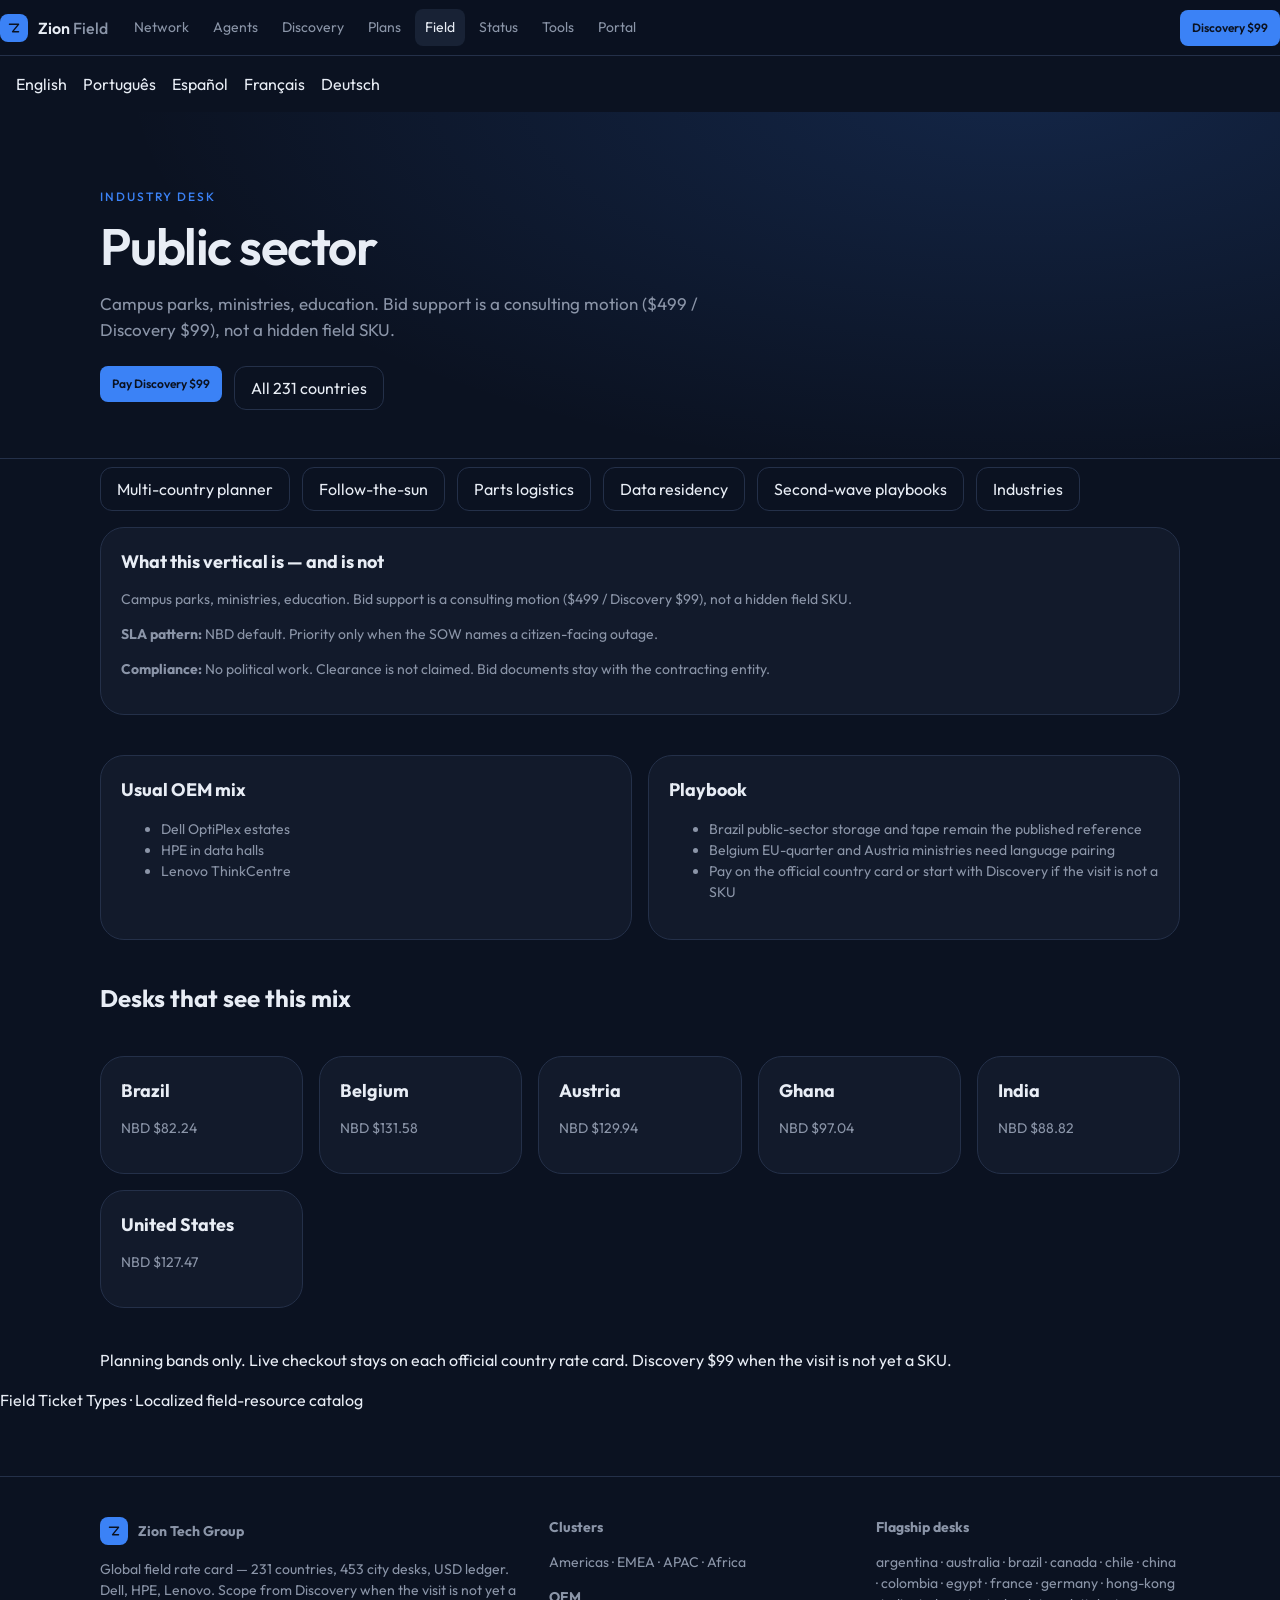
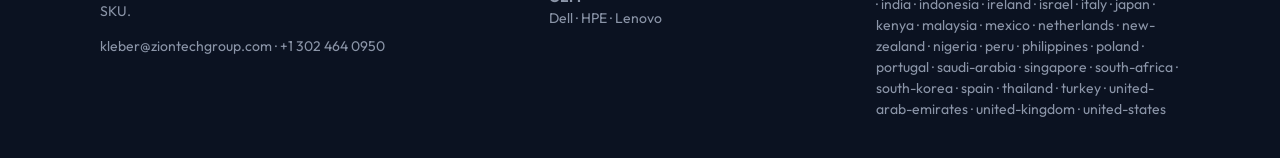
<file: index.html>
<!DOCTYPE html>
<html lang="en">
<head>
  <meta charset="utf-8"/>
  <meta name="viewport" content="width=device-width, initial-scale=1"/>
  <title>Public sector field playbook | Zion</title>
  <meta name="description" content="Campus parks, ministries, education. Bid support is a consulting motion ($499 / Discovery $99), not a hidden field SKU."/>
  <meta name="theme-color" content="#0b1221"/>
  <link rel="icon" href="./favicon.svg"/>
  <link rel="stylesheet" href="https://fonts.googleapis.com/css2?family=IBM+Plex+Mono:wght@400;500&family=Outfit:wght@400;500;600&display=swap"/>
  <link rel="stylesheet" href="./assets/zion.css"/>
  <link rel="canonical" href="https://ziontechgroup.com/zion-field-public-sector/"/>
</head>
<body>
<header class="top">
  <a class="brand" href="https://ziontechgroup.com/zion-field/"><span class="z" aria-hidden="true"><svg viewBox="0 0 32 32" fill="none"><path d="M8 9.5h16l-10.5 13H24" stroke="#0b1221" stroke-width="2.6" stroke-linejoin="round" stroke-linecap="round"/></svg></span><span>Zion <span style="color:var(--muted);font-weight:500">Field</span></span></a>
  <nav class="nav"><a class="" href="https://ziontechgroup.com/zion-network/">Network</a><a class="" href="https://ziontechgroup.com/zion-agents/">Agents</a><a class="" href="https://ziontechgroup.com/zion-discovery/">Discovery</a><a class="" href="https://ziontechgroup.com/zion-plans/">Plans</a><a class="active" href="https://ziontechgroup.com/zion-field/">Field</a><a class="" href="https://ziontechgroup.com/zion-status/">Status</a><a class="" href="https://ziontechgroup.com/zion-tools/">Tools</a><a class="" href="https://ziontechgroup.com/zion-portal/">Portal</a></nav>
  <span class="spacer"></span>
  <a class="cta" href="https://buy.stripe.com/8x214o8NW35l5Xp3hm4ZG0b" target="_blank" rel="noreferrer">Discovery $99</a>
</header>
<main>
  <section class="hero"><div class="wrap">
    <p class="kicker">Industry desk</p>
    <h1>Public sector</h1>
    <p class="lead">Campus parks, ministries, education. Bid support is a consulting motion ($499 / Discovery $99), not a hidden field SKU.</p>
    <div class="row">
      <a class="cta" href="https://buy.stripe.com/8x214o8NW35l5Xp3hm4ZG0b" target="_blank" rel="noreferrer">Pay Discovery $99</a>
      <a class="ghost" href="https://ziontechgroup.com/zion-field/">All 231 countries</a>
    </div>
  </div></section>
  <div class="wrap">
    
    <p class="row" style="margin-top:8px">
      <a class="ghost" href="https://ziontechgroup.com/zion-field-planner/">Multi-country planner</a>
      <a class="ghost" href="https://ziontechgroup.com/zion-field-coverage/">Follow-the-sun</a>
      <a class="ghost" href="https://ziontechgroup.com/zion-field-parts/">Parts logistics</a>
      <a class="ghost" href="https://ziontechgroup.com/zion-field-residency/">Data residency</a>
      <a class="ghost" href="https://ziontechgroup.com/zion-field-playbooks/">Second-wave playbooks</a>
      <a class="ghost" href="https://ziontechgroup.com/zion-field-banking/">Industries</a>
    </p>
    
    <article class="card">
      <h3>What this vertical is — and is not</h3>
      <p>Campus parks, ministries, education. Bid support is a consulting motion ($499 / Discovery $99), not a hidden field SKU.</p>
      <p><strong>SLA pattern:</strong> NBD default. Priority only when the SOW names a citizen-facing outage.</p>
      <p><strong>Compliance:</strong> No political work. Clearance is not claimed. Bid documents stay with the contracting entity.</p>
    </article>
    <section class="grid g-2">
      <article class="card"><h3>Usual OEM mix</h3><ul><li>Dell OptiPlex estates</li><li>HPE in data halls</li><li>Lenovo ThinkCentre</li></ul></article>
      <article class="card"><h3>Playbook</h3><ul><li>Brazil public-sector storage and tape remain the published reference</li><li>Belgium EU-quarter and Austria ministries need language pairing</li><li>Pay on the official country card or start with Discovery if the visit is not a SKU</li></ul></article>
    </section>
    <h2>Desks that see this mix</h2>
    <section class="grid g-4"><a class="card" href="https://ziontechgroup.com/zion-field-brazil/"><h3>Brazil</h3><p>NBD $82.24</p></a><a class="card" href="https://ziontechgroup.com/zion-field-belgium/"><h3>Belgium</h3><p>NBD $131.58</p></a><a class="card" href="https://ziontechgroup.com/zion-field-austria/"><h3>Austria</h3><p>NBD $129.94</p></a><a class="card" href="https://ziontechgroup.com/zion-field-ghana/"><h3>Ghana</h3><p>NBD $97.04</p></a><a class="card" href="https://ziontechgroup.com/zion-field-india/"><h3>India</h3><p>NBD $88.82</p></a><a class="card" href="https://ziontechgroup.com/zion-field-united-states/"><h3>United States</h3><p>NBD $127.47</p></a></section>
    <p>Planning bands only. Live checkout stays on each official country rate card. Discovery $99 when the visit is not yet a SKU.</p>
    </div>
</main>
<footer><div class="wrap footgrid">
  <div>
    <div class="brand"><span class="z" aria-hidden="true"><svg viewBox="0 0 32 32" fill="none"><path d="M8 9.5h16l-10.5 13H24" stroke="#0b1221" stroke-width="2.6" stroke-linejoin="round" stroke-linecap="round"/></svg></span><strong>Zion Tech Group</strong></div>
    <p>Global field rate card — 231 countries, 453 city desks, USD ledger. Dell, HPE, Lenovo. Scope from Discovery when the visit is not yet a SKU.</p>
    <p><a href="mailto:kleber@ziontechgroup.com">kleber@ziontechgroup.com</a> · +1 302 464 0950</p>
  </div>
  <div><strong>Clusters</strong><p><a href="https://ziontechgroup.com/zion-field-americas/">Americas</a> · <a href="https://ziontechgroup.com/zion-field-emea/">EMEA</a> · <a href="https://ziontechgroup.com/zion-field-apac/">APAC</a> · <a href="https://ziontechgroup.com/zion-field-africa/">Africa</a></p><p><strong>OEM</strong><br><a href="https://ziontechgroup.com/zion-field-dell/">Dell</a> · <a href="https://ziontechgroup.com/zion-field-hpe/">HPE</a> · <a href="https://ziontechgroup.com/zion-field-lenovo/">Lenovo</a></p></div>
  <div><strong>Flagship desks</strong><p><a href="https://ziontechgroup.com/zion-field-argentina/">argentina</a> · <a href="https://ziontechgroup.com/zion-field-australia/">australia</a> · <a href="https://ziontechgroup.com/zion-field-brazil/">brazil</a> · <a href="https://ziontechgroup.com/zion-field-canada/">canada</a> · <a href="https://ziontechgroup.com/zion-field-chile/">chile</a> · <a href="https://ziontechgroup.com/zion-field-china/">china</a> · <a href="https://ziontechgroup.com/zion-field-colombia/">colombia</a> · <a href="https://ziontechgroup.com/zion-field-egypt/">egypt</a> · <a href="https://ziontechgroup.com/zion-field-france/">france</a> · <a href="https://ziontechgroup.com/zion-field-germany/">germany</a> · <a href="https://ziontechgroup.com/zion-field-hong-kong/">hong-kong</a> · <a href="https://ziontechgroup.com/zion-field-india/">india</a> · <a href="https://ziontechgroup.com/zion-field-indonesia/">indonesia</a> · <a href="https://ziontechgroup.com/zion-field-ireland/">ireland</a> · <a href="https://ziontechgroup.com/zion-field-israel/">israel</a> · <a href="https://ziontechgroup.com/zion-field-italy/">italy</a> · <a href="https://ziontechgroup.com/zion-field-japan/">japan</a> · <a href="https://ziontechgroup.com/zion-field-kenya/">kenya</a> · <a href="https://ziontechgroup.com/zion-field-malaysia/">malaysia</a> · <a href="https://ziontechgroup.com/zion-field-mexico/">mexico</a> · <a href="https://ziontechgroup.com/zion-field-netherlands/">netherlands</a> · <a href="https://ziontechgroup.com/zion-field-new-zealand/">new-zealand</a> · <a href="https://ziontechgroup.com/zion-field-nigeria/">nigeria</a> · <a href="https://ziontechgroup.com/zion-field-peru/">peru</a> · <a href="https://ziontechgroup.com/zion-field-philippines/">philippines</a> · <a href="https://ziontechgroup.com/zion-field-poland/">poland</a> · <a href="https://ziontechgroup.com/zion-field-portugal/">portugal</a> · <a href="https://ziontechgroup.com/zion-field-saudi-arabia/">saudi-arabia</a> · <a href="https://ziontechgroup.com/zion-field-singapore/">singapore</a> · <a href="https://ziontechgroup.com/zion-field-south-africa/">south-africa</a> · <a href="https://ziontechgroup.com/zion-field-south-korea/">south-korea</a> · <a href="https://ziontechgroup.com/zion-field-spain/">spain</a> · <a href="https://ziontechgroup.com/zion-field-thailand/">thailand</a> · <a href="https://ziontechgroup.com/zion-field-turkey/">turkey</a> · <a href="https://ziontechgroup.com/zion-field-united-arab-emirates/">united-arab-emirates</a> · <a href="https://ziontechgroup.com/zion-field-united-kingdom/">united-kingdom</a> · <a href="https://ziontechgroup.com/zion-field-united-states/">united-states</a></p></div>
</div></footer>
<script src="./assets/zion.js"></script>
</body>
</html>
</file>
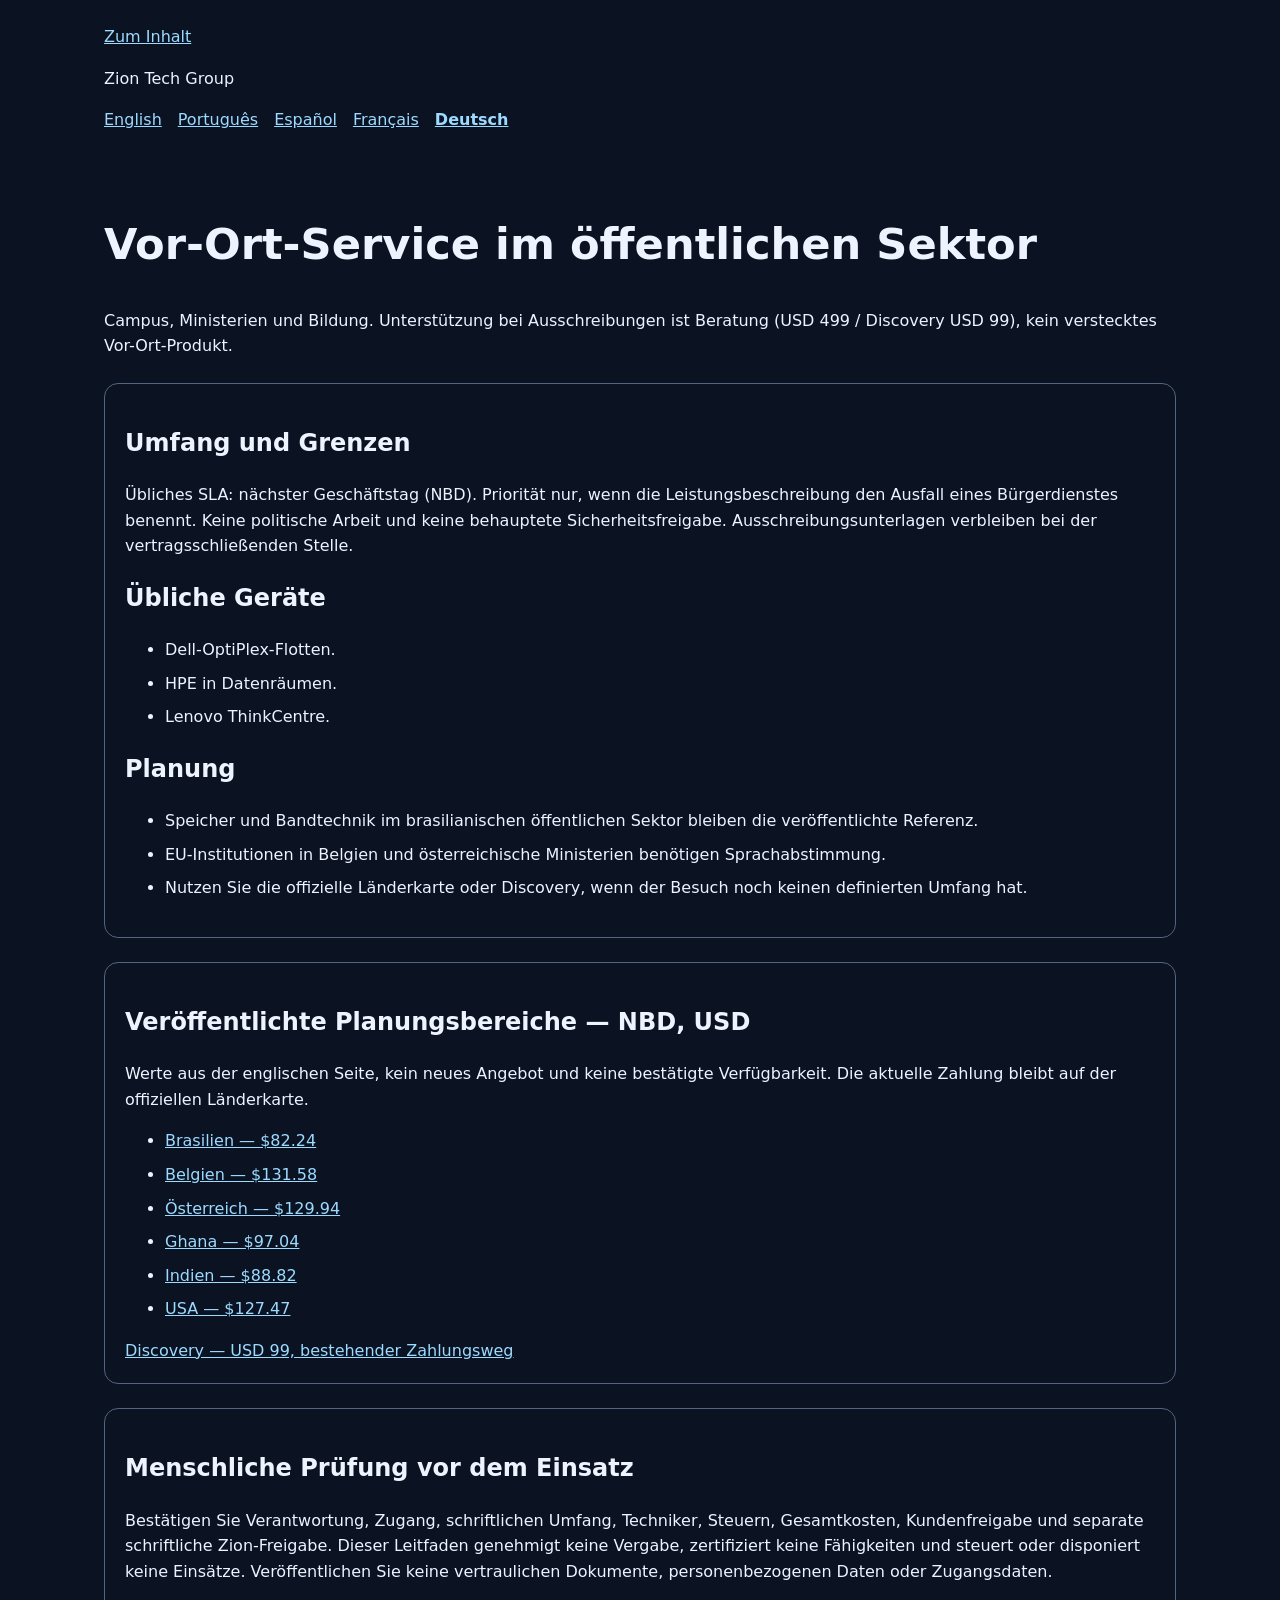
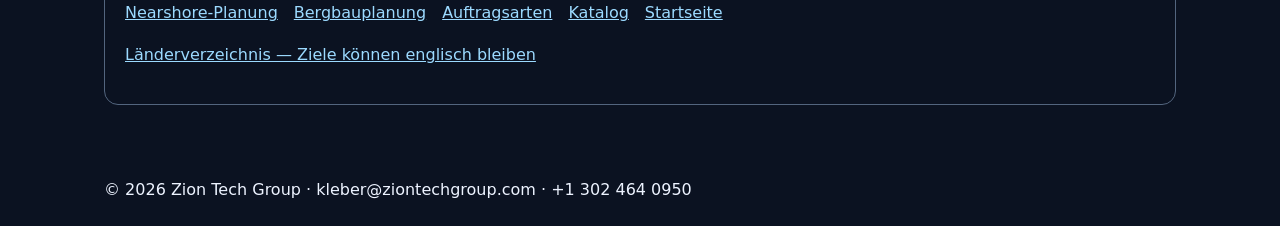
<file: de/index.html>
<!doctype html><html lang="de"><head><meta charset="utf-8"><meta name="viewport" content="width=device-width,initial-scale=1"><title>Vor-Ort-Service im öffentlichen Sektor | Zion</title><link rel="stylesheet" href="../assets/network.css"><link rel="canonical" href="https://ziontechgroup.com/zion-field-public-sector/de/"><link rel="alternate" hreflang="en" href="https://ziontechgroup.com/zion-field-public-sector/"><link rel="alternate" hreflang="pt-BR" href="https://ziontechgroup.com/zion-field-public-sector/pt/"><link rel="alternate" hreflang="es" href="https://ziontechgroup.com/zion-field-public-sector/es/"><link rel="alternate" hreflang="fr" href="https://ziontechgroup.com/zion-field-public-sector/fr/"><link rel="alternate" hreflang="de" href="https://ziontechgroup.com/zion-field-public-sector/de/"><link rel="alternate" hreflang="x-default" href="https://ziontechgroup.com/zion-field-public-sector/"></head><body><header><a href="#main">Zum Inhalt</a><p>Zion Tech Group</p><nav aria-label="Sprachen"><a href="../">English</a><a href="../pt/">Português</a><a href="../es/">Español</a><a href="../fr/">Français</a><a href="../de/" aria-current="page">Deutsch</a></nav></header><main id="main" tabindex="-1" data-field-three="field-three-locales-2026-10-14-v1"><h1>Vor-Ort-Service im öffentlichen Sektor</h1><p>Campus, Ministerien und Bildung. Unterstützung bei Ausschreibungen ist Beratung (USD 499 / Discovery USD 99), kein verstecktes Vor-Ort-Produkt.</p><section><h2>Umfang und Grenzen</h2><p>Übliches SLA: nächster Geschäftstag (NBD). Priorität nur, wenn die Leistungsbeschreibung den Ausfall eines Bürgerdienstes benennt. Keine politische Arbeit und keine behauptete Sicherheitsfreigabe. Ausschreibungsunterlagen verbleiben bei der vertragsschließenden Stelle.</p><h2>Übliche Geräte</h2><ul><li>Dell-OptiPlex-Flotten.</li><li>HPE in Datenräumen.</li><li>Lenovo ThinkCentre.</li></ul><h2>Planung</h2><ul><li>Speicher und Bandtechnik im brasilianischen öffentlichen Sektor bleiben die veröffentlichte Referenz.</li><li>EU-Institutionen in Belgien und österreichische Ministerien benötigen Sprachabstimmung.</li><li>Nutzen Sie die offizielle Länderkarte oder Discovery, wenn der Besuch noch keinen definierten Umfang hat.</li></ul></section><section><h2>Veröffentlichte Planungsbereiche — NBD, USD</h2><p>Werte aus der englischen Seite, kein neues Angebot und keine bestätigte Verfügbarkeit. Die aktuelle Zahlung bleibt auf der offiziellen Länderkarte.</p><ul><li><a href="https://ziontechgroup.com/zion-field-brazil/">Brasilien — $82.24</a></li><li><a href="https://ziontechgroup.com/zion-field-belgium/">Belgien — $131.58</a></li><li><a href="https://ziontechgroup.com/zion-field-austria/">Österreich — $129.94</a></li><li><a href="https://ziontechgroup.com/zion-field-ghana/">Ghana — $97.04</a></li><li><a href="https://ziontechgroup.com/zion-field-india/">Indien — $88.82</a></li><li><a href="https://ziontechgroup.com/zion-field-united-states/">USA — $127.47</a></li></ul><a href="https://buy.stripe.com/8x214o8NW35l5Xp3hm4ZG0b">Discovery — USD 99, bestehender Zahlungsweg</a></section><section><h2>Menschliche Prüfung vor dem Einsatz</h2><p>Bestätigen Sie Verantwortung, Zugang, schriftlichen Umfang, Techniker, Steuern, Gesamtkosten, Kundenfreigabe und separate schriftliche Zion-Freigabe. Dieser Leitfaden genehmigt keine Vergabe, zertifiziert keine Fähigkeiten und steuert oder disponiert keine Einsätze. Veröffentlichen Sie keine vertraulichen Dokumente, personenbezogenen Daten oder Zugangsdaten.</p><nav aria-label="Verwandte Ressourcen"><a href="https://ziontechgroup.com/zion-field-nearshore/de/">Nearshore-Planung</a><a href="https://ziontechgroup.com/zion-field-mining/de/">Bergbauplanung</a><a href="https://ziontechgroup.com/de/apps/field-ticket-types.html">Auftragsarten</a><a href="https://ziontechgroup.com/zion-app-network/CATALOG-FIELD-LOCALIZED.html#de">Katalog</a><a href="https://ziontechgroup.com/de/">Startseite</a></nav><p><a href="https://ziontechgroup.com/zion-field/">Länderverzeichnis — Ziele können englisch bleiben</a></p></section></main><footer>© 2026 Zion Tech Group · kleber@ziontechgroup.com · +1 302 464 0950</footer></body></html>
</file>
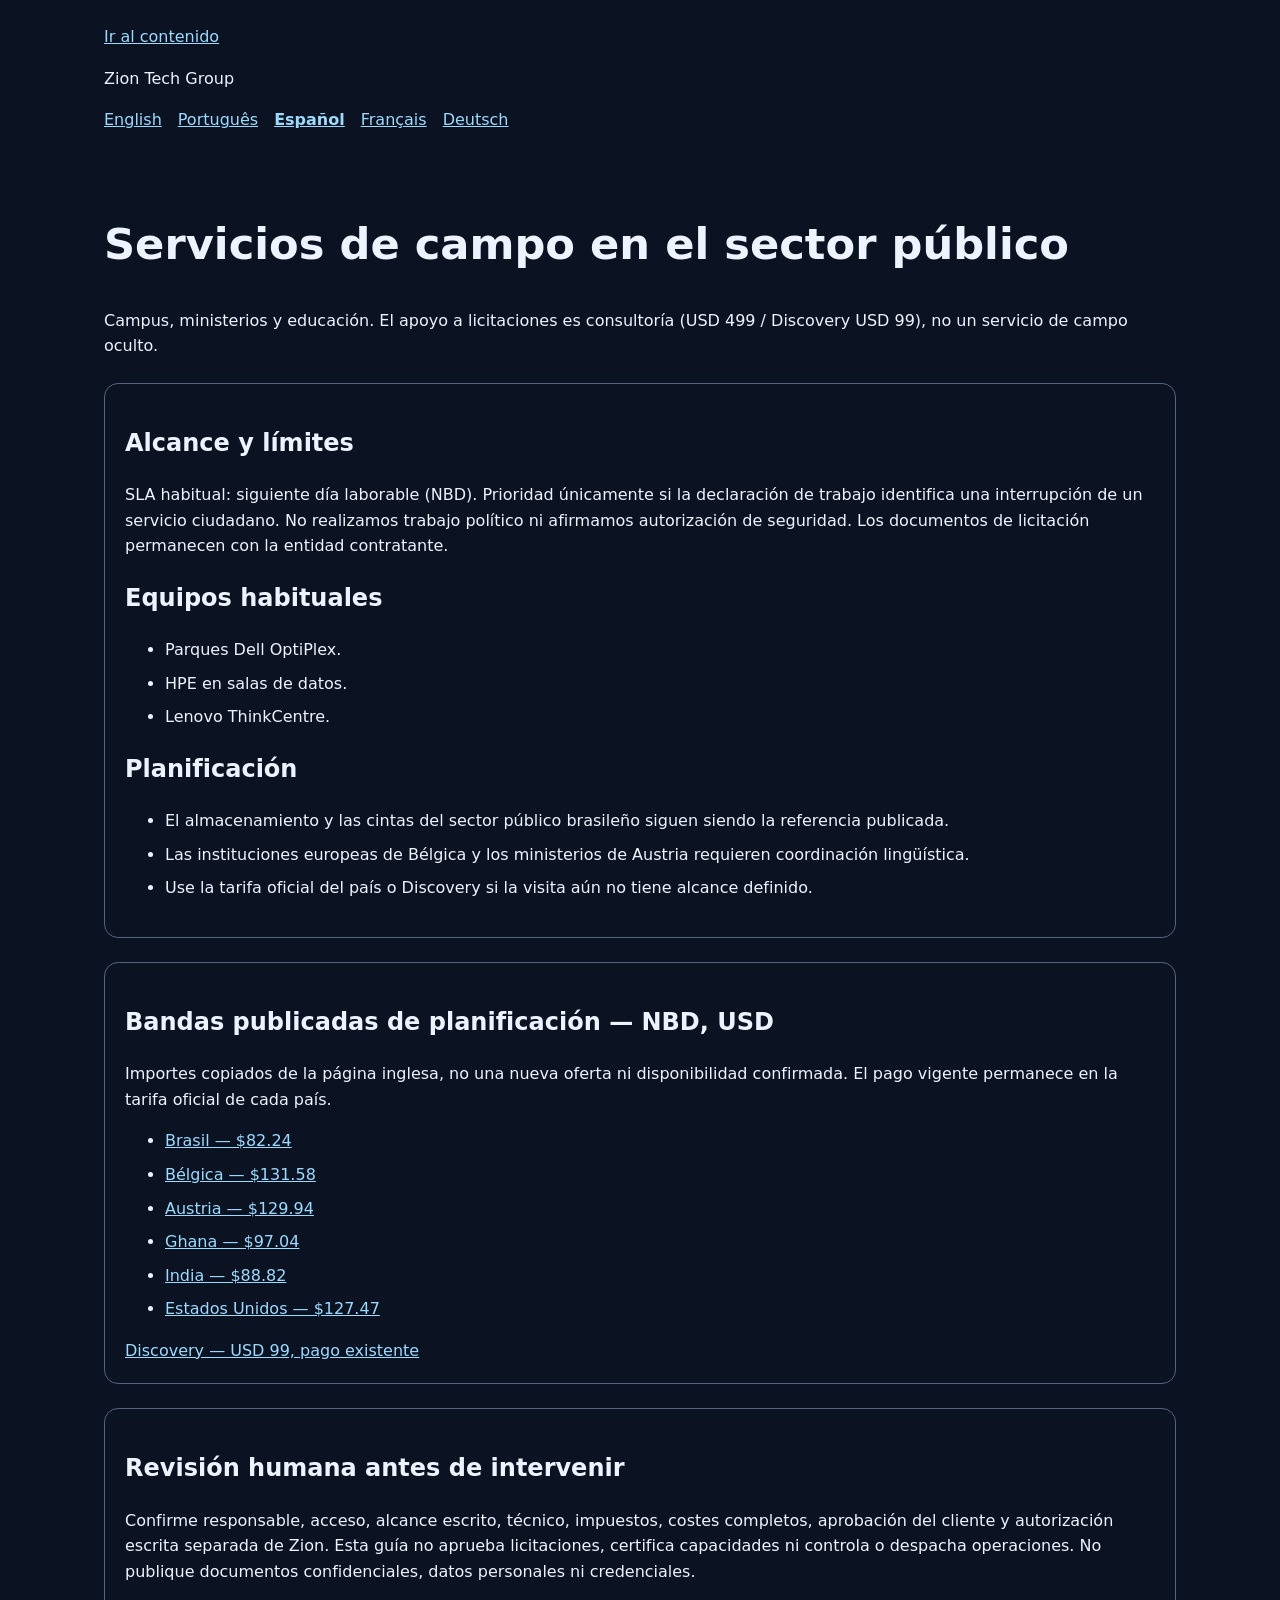
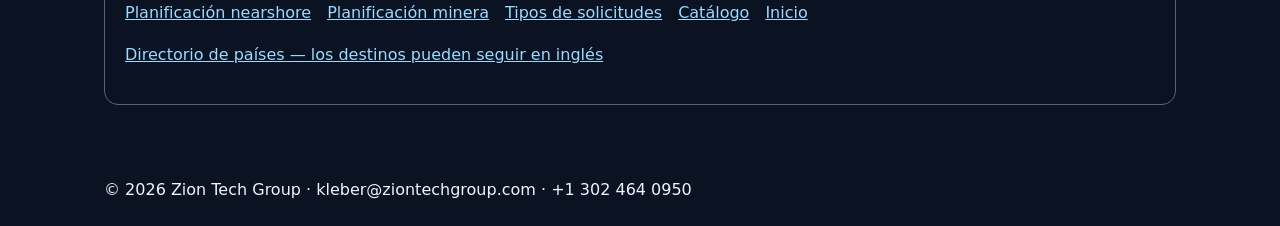
<file: es/index.html>
<!doctype html><html lang="es"><head><meta charset="utf-8"><meta name="viewport" content="width=device-width,initial-scale=1"><title>Servicios de campo en el sector público | Zion</title><link rel="stylesheet" href="../assets/network.css"><link rel="canonical" href="https://ziontechgroup.com/zion-field-public-sector/es/"><link rel="alternate" hreflang="en" href="https://ziontechgroup.com/zion-field-public-sector/"><link rel="alternate" hreflang="pt-BR" href="https://ziontechgroup.com/zion-field-public-sector/pt/"><link rel="alternate" hreflang="es" href="https://ziontechgroup.com/zion-field-public-sector/es/"><link rel="alternate" hreflang="fr" href="https://ziontechgroup.com/zion-field-public-sector/fr/"><link rel="alternate" hreflang="de" href="https://ziontechgroup.com/zion-field-public-sector/de/"><link rel="alternate" hreflang="x-default" href="https://ziontechgroup.com/zion-field-public-sector/"></head><body><header><a href="#main">Ir al contenido</a><p>Zion Tech Group</p><nav aria-label="Idiomas"><a href="../">English</a><a href="../pt/">Português</a><a href="../es/" aria-current="page">Español</a><a href="../fr/">Français</a><a href="../de/">Deutsch</a></nav></header><main id="main" tabindex="-1" data-field-three="field-three-locales-2026-10-14-v1"><h1>Servicios de campo en el sector público</h1><p>Campus, ministerios y educación. El apoyo a licitaciones es consultoría (USD 499 / Discovery USD 99), no un servicio de campo oculto.</p><section><h2>Alcance y límites</h2><p>SLA habitual: siguiente día laborable (NBD). Prioridad únicamente si la declaración de trabajo identifica una interrupción de un servicio ciudadano. No realizamos trabajo político ni afirmamos autorización de seguridad. Los documentos de licitación permanecen con la entidad contratante.</p><h2>Equipos habituales</h2><ul><li>Parques Dell OptiPlex.</li><li>HPE en salas de datos.</li><li>Lenovo ThinkCentre.</li></ul><h2>Planificación</h2><ul><li>El almacenamiento y las cintas del sector público brasileño siguen siendo la referencia publicada.</li><li>Las instituciones europeas de Bélgica y los ministerios de Austria requieren coordinación lingüística.</li><li>Use la tarifa oficial del país o Discovery si la visita aún no tiene alcance definido.</li></ul></section><section><h2>Bandas publicadas de planificación — NBD, USD</h2><p>Importes copiados de la página inglesa, no una nueva oferta ni disponibilidad confirmada. El pago vigente permanece en la tarifa oficial de cada país.</p><ul><li><a href="https://ziontechgroup.com/zion-field-brazil/">Brasil — $82.24</a></li><li><a href="https://ziontechgroup.com/zion-field-belgium/">Bélgica — $131.58</a></li><li><a href="https://ziontechgroup.com/zion-field-austria/">Austria — $129.94</a></li><li><a href="https://ziontechgroup.com/zion-field-ghana/">Ghana — $97.04</a></li><li><a href="https://ziontechgroup.com/zion-field-india/">India — $88.82</a></li><li><a href="https://ziontechgroup.com/zion-field-united-states/">Estados Unidos — $127.47</a></li></ul><a href="https://buy.stripe.com/8x214o8NW35l5Xp3hm4ZG0b">Discovery — USD 99, pago existente</a></section><section><h2>Revisión humana antes de intervenir</h2><p>Confirme responsable, acceso, alcance escrito, técnico, impuestos, costes completos, aprobación del cliente y autorización escrita separada de Zion. Esta guía no aprueba licitaciones, certifica capacidades ni controla o despacha operaciones. No publique documentos confidenciales, datos personales ni credenciales.</p><nav aria-label="Recursos relacionados"><a href="https://ziontechgroup.com/zion-field-nearshore/es/">Planificación nearshore</a><a href="https://ziontechgroup.com/zion-field-mining/es/">Planificación minera</a><a href="https://ziontechgroup.com/es/apps/field-ticket-types.html">Tipos de solicitudes</a><a href="https://ziontechgroup.com/zion-app-network/CATALOG-FIELD-LOCALIZED.html#es">Catálogo</a><a href="https://ziontechgroup.com/es/">Inicio</a></nav><p><a href="https://ziontechgroup.com/zion-field/">Directorio de países — los destinos pueden seguir en inglés</a></p></section></main><footer>© 2026 Zion Tech Group · kleber@ziontechgroup.com · +1 302 464 0950</footer></body></html>
</file>
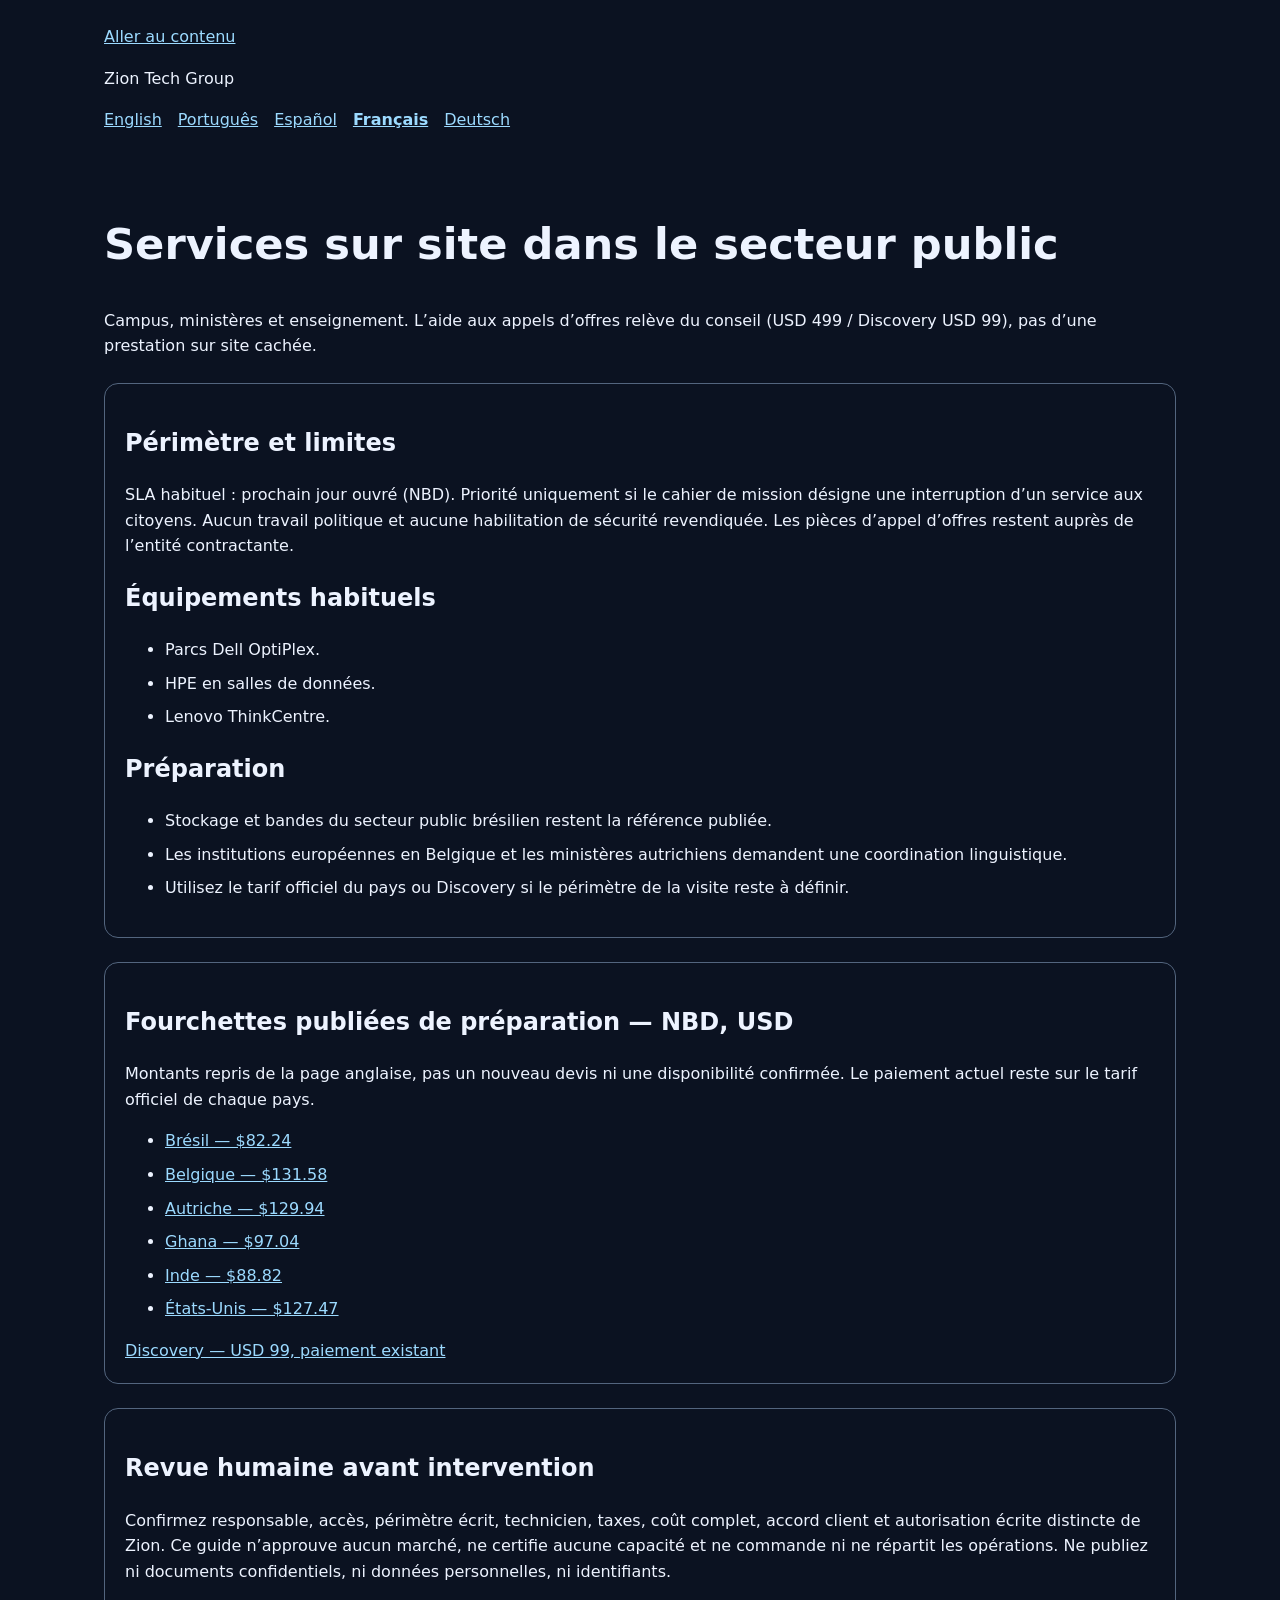
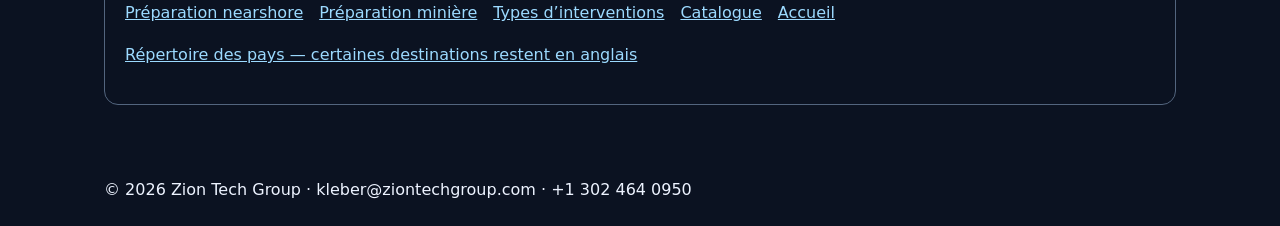
<file: fr/index.html>
<!doctype html><html lang="fr"><head><meta charset="utf-8"><meta name="viewport" content="width=device-width,initial-scale=1"><title>Services sur site dans le secteur public | Zion</title><link rel="stylesheet" href="../assets/network.css"><link rel="canonical" href="https://ziontechgroup.com/zion-field-public-sector/fr/"><link rel="alternate" hreflang="en" href="https://ziontechgroup.com/zion-field-public-sector/"><link rel="alternate" hreflang="pt-BR" href="https://ziontechgroup.com/zion-field-public-sector/pt/"><link rel="alternate" hreflang="es" href="https://ziontechgroup.com/zion-field-public-sector/es/"><link rel="alternate" hreflang="fr" href="https://ziontechgroup.com/zion-field-public-sector/fr/"><link rel="alternate" hreflang="de" href="https://ziontechgroup.com/zion-field-public-sector/de/"><link rel="alternate" hreflang="x-default" href="https://ziontechgroup.com/zion-field-public-sector/"></head><body><header><a href="#main">Aller au contenu</a><p>Zion Tech Group</p><nav aria-label="Langues"><a href="../">English</a><a href="../pt/">Português</a><a href="../es/">Español</a><a href="../fr/" aria-current="page">Français</a><a href="../de/">Deutsch</a></nav></header><main id="main" tabindex="-1" data-field-three="field-three-locales-2026-10-14-v1"><h1>Services sur site dans le secteur public</h1><p>Campus, ministères et enseignement. L’aide aux appels d’offres relève du conseil (USD 499 / Discovery USD 99), pas d’une prestation sur site cachée.</p><section><h2>Périmètre et limites</h2><p>SLA habituel : prochain jour ouvré (NBD). Priorité uniquement si le cahier de mission désigne une interruption d’un service aux citoyens. Aucun travail politique et aucune habilitation de sécurité revendiquée. Les pièces d’appel d’offres restent auprès de l’entité contractante.</p><h2>Équipements habituels</h2><ul><li>Parcs Dell OptiPlex.</li><li>HPE en salles de données.</li><li>Lenovo ThinkCentre.</li></ul><h2>Préparation</h2><ul><li>Stockage et bandes du secteur public brésilien restent la référence publiée.</li><li>Les institutions européennes en Belgique et les ministères autrichiens demandent une coordination linguistique.</li><li>Utilisez le tarif officiel du pays ou Discovery si le périmètre de la visite reste à définir.</li></ul></section><section><h2>Fourchettes publiées de préparation — NBD, USD</h2><p>Montants repris de la page anglaise, pas un nouveau devis ni une disponibilité confirmée. Le paiement actuel reste sur le tarif officiel de chaque pays.</p><ul><li><a href="https://ziontechgroup.com/zion-field-brazil/">Brésil — $82.24</a></li><li><a href="https://ziontechgroup.com/zion-field-belgium/">Belgique — $131.58</a></li><li><a href="https://ziontechgroup.com/zion-field-austria/">Autriche — $129.94</a></li><li><a href="https://ziontechgroup.com/zion-field-ghana/">Ghana — $97.04</a></li><li><a href="https://ziontechgroup.com/zion-field-india/">Inde — $88.82</a></li><li><a href="https://ziontechgroup.com/zion-field-united-states/">États-Unis — $127.47</a></li></ul><a href="https://buy.stripe.com/8x214o8NW35l5Xp3hm4ZG0b">Discovery — USD 99, paiement existant</a></section><section><h2>Revue humaine avant intervention</h2><p>Confirmez responsable, accès, périmètre écrit, technicien, taxes, coût complet, accord client et autorisation écrite distincte de Zion. Ce guide n’approuve aucun marché, ne certifie aucune capacité et ne commande ni ne répartit les opérations. Ne publiez ni documents confidentiels, ni données personnelles, ni identifiants.</p><nav aria-label="Ressources associées"><a href="https://ziontechgroup.com/zion-field-nearshore/fr/">Préparation nearshore</a><a href="https://ziontechgroup.com/zion-field-mining/fr/">Préparation minière</a><a href="https://ziontechgroup.com/fr/apps/field-ticket-types.html">Types d’interventions</a><a href="https://ziontechgroup.com/zion-app-network/CATALOG-FIELD-LOCALIZED.html#fr">Catalogue</a><a href="https://ziontechgroup.com/fr/">Accueil</a></nav><p><a href="https://ziontechgroup.com/zion-field/">Répertoire des pays — certaines destinations restent en anglais</a></p></section></main><footer>© 2026 Zion Tech Group · kleber@ziontechgroup.com · +1 302 464 0950</footer></body></html>
</file>
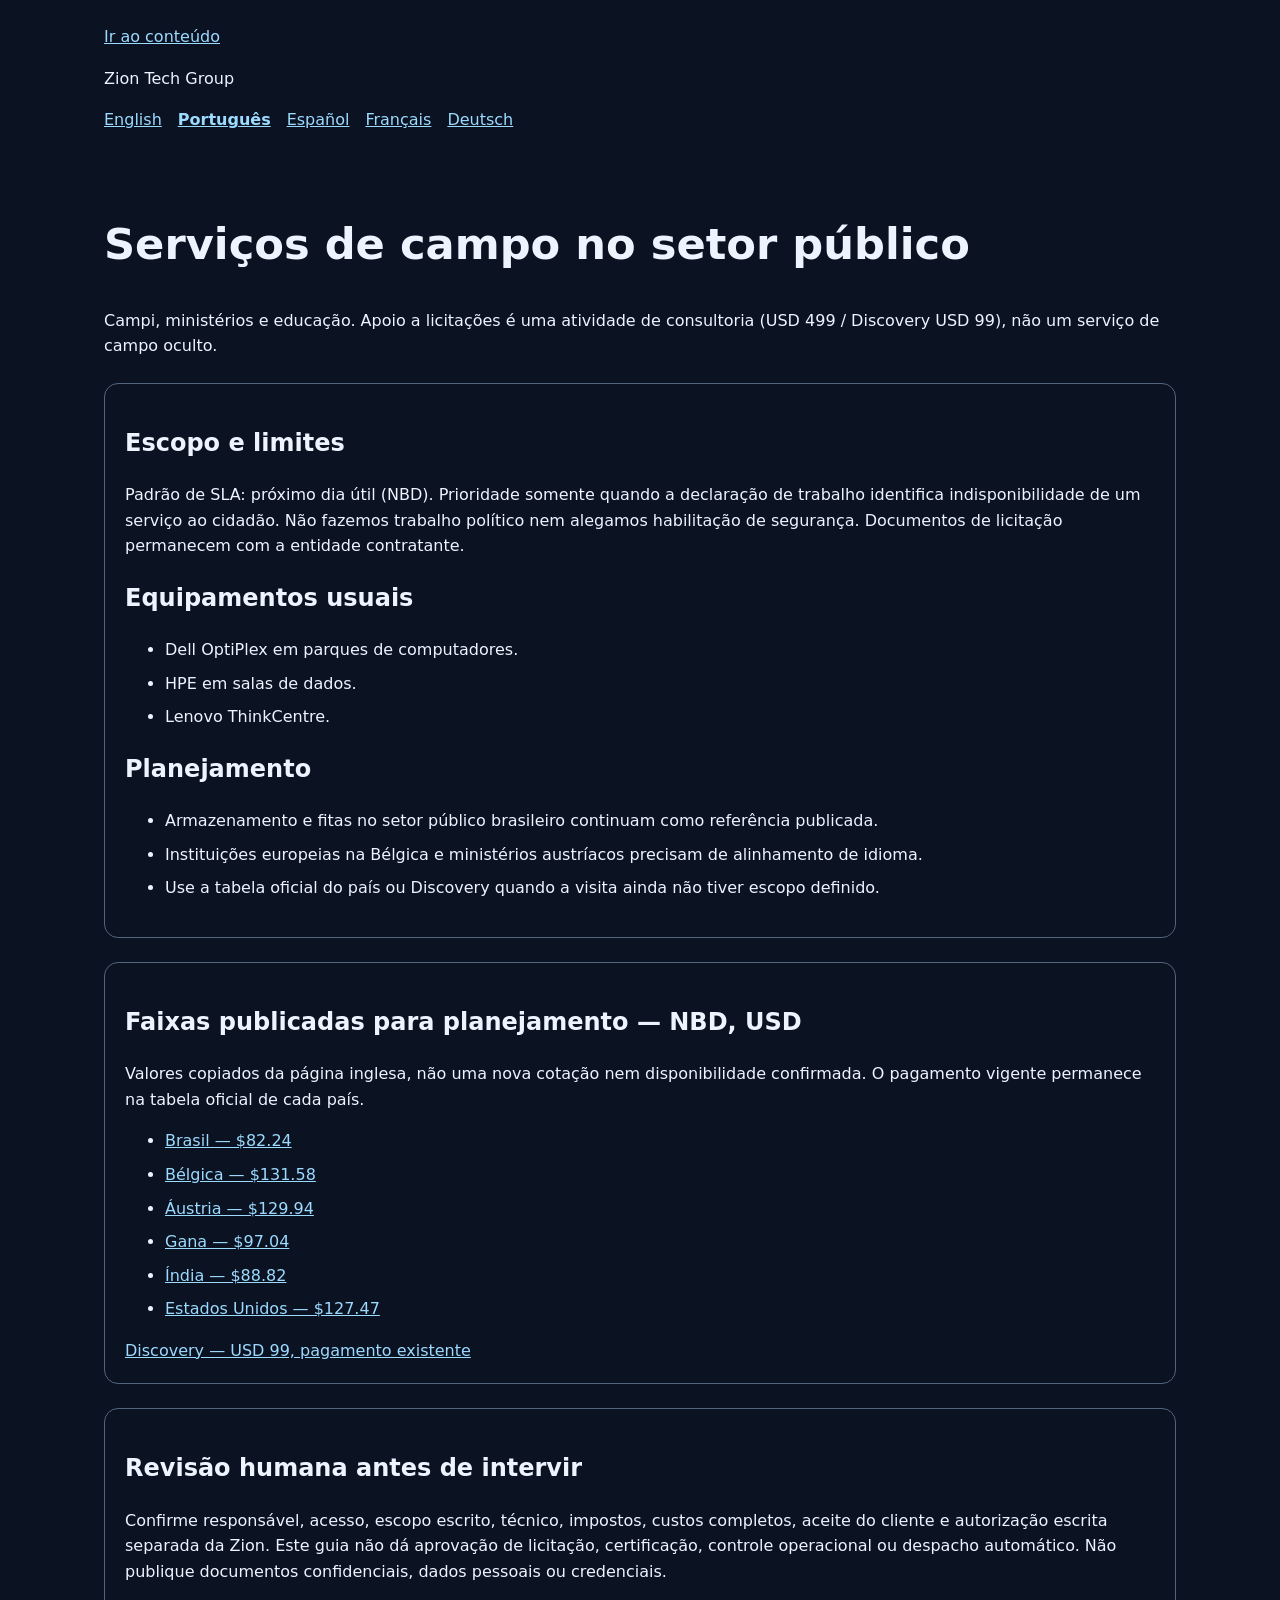
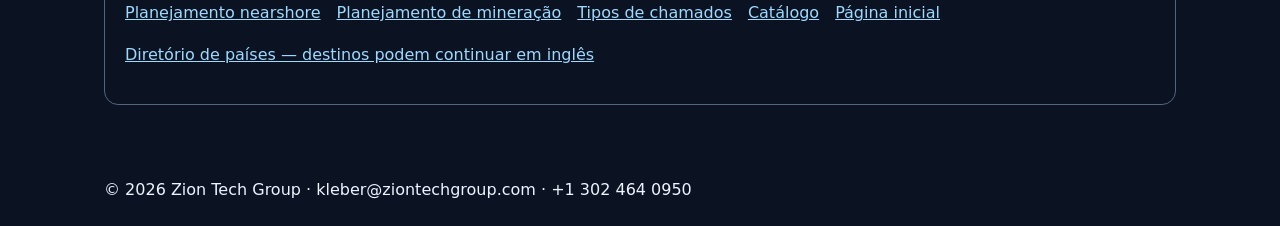
<file: pt/index.html>
<!doctype html><html lang="pt-BR"><head><meta charset="utf-8"><meta name="viewport" content="width=device-width,initial-scale=1"><title>Serviços de campo no setor público | Zion</title><link rel="stylesheet" href="../assets/network.css"><link rel="canonical" href="https://ziontechgroup.com/zion-field-public-sector/pt/"><link rel="alternate" hreflang="en" href="https://ziontechgroup.com/zion-field-public-sector/"><link rel="alternate" hreflang="pt-BR" href="https://ziontechgroup.com/zion-field-public-sector/pt/"><link rel="alternate" hreflang="es" href="https://ziontechgroup.com/zion-field-public-sector/es/"><link rel="alternate" hreflang="fr" href="https://ziontechgroup.com/zion-field-public-sector/fr/"><link rel="alternate" hreflang="de" href="https://ziontechgroup.com/zion-field-public-sector/de/"><link rel="alternate" hreflang="x-default" href="https://ziontechgroup.com/zion-field-public-sector/"></head><body><header><a href="#main">Ir ao conteúdo</a><p>Zion Tech Group</p><nav aria-label="Idiomas"><a href="../">English</a><a href="../pt/" aria-current="page">Português</a><a href="../es/">Español</a><a href="../fr/">Français</a><a href="../de/">Deutsch</a></nav></header><main id="main" tabindex="-1" data-field-three="field-three-locales-2026-10-14-v1"><h1>Serviços de campo no setor público</h1><p>Campi, ministérios e educação. Apoio a licitações é uma atividade de consultoria (USD 499 / Discovery USD 99), não um serviço de campo oculto.</p><section><h2>Escopo e limites</h2><p>Padrão de SLA: próximo dia útil (NBD). Prioridade somente quando a declaração de trabalho identifica indisponibilidade de um serviço ao cidadão. Não fazemos trabalho político nem alegamos habilitação de segurança. Documentos de licitação permanecem com a entidade contratante.</p><h2>Equipamentos usuais</h2><ul><li>Dell OptiPlex em parques de computadores.</li><li>HPE em salas de dados.</li><li>Lenovo ThinkCentre.</li></ul><h2>Planejamento</h2><ul><li>Armazenamento e fitas no setor público brasileiro continuam como referência publicada.</li><li>Instituições europeias na Bélgica e ministérios austríacos precisam de alinhamento de idioma.</li><li>Use a tabela oficial do país ou Discovery quando a visita ainda não tiver escopo definido.</li></ul></section><section><h2>Faixas publicadas para planejamento — NBD, USD</h2><p>Valores copiados da página inglesa, não uma nova cotação nem disponibilidade confirmada. O pagamento vigente permanece na tabela oficial de cada país.</p><ul><li><a href="https://ziontechgroup.com/zion-field-brazil/">Brasil — $82.24</a></li><li><a href="https://ziontechgroup.com/zion-field-belgium/">Bélgica — $131.58</a></li><li><a href="https://ziontechgroup.com/zion-field-austria/">Áustria — $129.94</a></li><li><a href="https://ziontechgroup.com/zion-field-ghana/">Gana — $97.04</a></li><li><a href="https://ziontechgroup.com/zion-field-india/">Índia — $88.82</a></li><li><a href="https://ziontechgroup.com/zion-field-united-states/">Estados Unidos — $127.47</a></li></ul><a href="https://buy.stripe.com/8x214o8NW35l5Xp3hm4ZG0b">Discovery — USD 99, pagamento existente</a></section><section><h2>Revisão humana antes de intervir</h2><p>Confirme responsável, acesso, escopo escrito, técnico, impostos, custos completos, aceite do cliente e autorização escrita separada da Zion. Este guia não dá aprovação de licitação, certificação, controle operacional ou despacho automático. Não publique documentos confidenciais, dados pessoais ou credenciais.</p><nav aria-label="Recursos relacionados"><a href="https://ziontechgroup.com/zion-field-nearshore/pt/">Planejamento nearshore</a><a href="https://ziontechgroup.com/zion-field-mining/pt/">Planejamento de mineração</a><a href="https://ziontechgroup.com/pt/apps/field-ticket-types.html">Tipos de chamados</a><a href="https://ziontechgroup.com/zion-app-network/CATALOG-FIELD-LOCALIZED.html#pt">Catálogo</a><a href="https://ziontechgroup.com/">Página inicial</a></nav><p><a href="https://ziontechgroup.com/zion-field/">Diretório de países — destinos podem continuar em inglês</a></p></section></main><footer>© 2026 Zion Tech Group · kleber@ziontechgroup.com · +1 302 464 0950</footer></body></html>
</file>
<file: assets/zion.css>
:root {
  --bg: #0b1221;
  --surface: #121a2b;
  --elevated: #182235;
  --fg: #e8edf5;
  --muted: #8b95a8;
  --subtle: #6b7589;
  --accent: #3b82f6;
  --accent-fg: #0b1221;
  --border: #243049;
  --ok: #3d9a7a;
  --warn: #c4a35a;
  --radius: 16px;
  --font: "Outfit", ui-sans-serif, system-ui, sans-serif;
  --mono: "IBM Plex Mono", ui-monospace, monospace;
}
* { box-sizing: border-box; }
html, body { margin: 0; background: var(--bg); color: var(--fg); font-family: var(--font); line-height: 1.5; }
a { color: inherit; text-decoration: none; }
a:hover { color: var(--fg); }
img { max-width: 100%; }
button, [role="button"] { cursor: pointer; font-family: inherit; }
.wrap { max-width: 1120px; margin: 0 auto; padding: 0 20px; }
.top {
  position: sticky; top: 0; z-index: 20;
  display: flex; align-items: center; gap: 16px;
  height: 56px; border-bottom: 1px solid var(--border);
  background: color-mix(in oklab, var(--bg) 90%, transparent);
  backdrop-filter: blur(10px);
}
.brand { display: flex; align-items: center; gap: 10px; font-weight: 600; }
.brand .z {
  width: 28px; height: 28px; border-radius: 8px; background: var(--accent);
  display: grid; place-items: center;
}
.brand .z svg { width: 18px; height: 18px; }
.nav { display: flex; gap: 4px; flex-wrap: wrap; }
.nav a {
  color: var(--muted); font-size: 14px; padding: 8px 10px; border-radius: 8px;
}
.nav a:hover, .nav a.active { color: var(--fg); background: var(--elevated); }
.spacer { margin-left: auto; }
.lang, .cta {
  height: 36px; border-radius: 8px; border: 1px solid var(--border);
  background: transparent; color: var(--muted); padding: 0 12px; font-size: 12px;
}
.cta { background: var(--accent); color: var(--accent-fg); border: 0; font-weight: 600; display: inline-flex; align-items: center; }
.hero {
  padding: 64px 0 48px;
  border-bottom: 1px solid var(--border);
  background: radial-gradient(900px 400px at 80% -10%, color-mix(in oklab, var(--accent) 18%, transparent), transparent);
}
.kicker { color: var(--accent); font-size: 12px; letter-spacing: 0.16em; text-transform: uppercase; font-weight: 500; }
h1 { font-size: clamp(2rem, 4vw, 3.4rem); line-height: 1.1; letter-spacing: -0.03em; margin: 12px 0; font-weight: 600; }
.lead { max-width: 640px; color: var(--muted); font-size: 17px; }
.row { display: flex; flex-wrap: wrap; gap: 12px; margin-top: 24px; }
.grid { display: grid; gap: 16px; margin: 40px 0; }
.g-2 { grid-template-columns: repeat(auto-fit, minmax(240px, 1fr)); }
.g-3 { grid-template-columns: repeat(auto-fit, minmax(220px, 1fr)); }
.g-4 { grid-template-columns: repeat(auto-fit, minmax(200px, 1fr)); }
.card {
  background: var(--surface); border: 1px solid var(--border);
  border-radius: 24px; padding: 20px;
}
.card h3 { margin: 0 0 8px; font-size: 18px; }
.card p, .card li { color: var(--muted); font-size: 14px; }
.price { font-size: 32px; font-weight: 600; letter-spacing: -0.03em; font-variant-numeric: tabular-nums; }
.badge {
  display: inline-flex; align-items: center; gap: 6px;
  border: 1px solid var(--border); border-radius: 999px;
  padding: 4px 10px; font-size: 12px; color: var(--muted);
}
.badge.ok { color: var(--ok); border-color: color-mix(in oklab, var(--ok) 30%, transparent); }
.dot { width: 6px; height: 6px; border-radius: 99px; background: var(--ok); }
footer { border-top: 1px solid var(--border); margin-top: 64px; padding: 40px 0 24px; color: var(--muted); font-size: 14px; }
footer a { color: var(--muted); }
footer a:hover { color: var(--fg); }
.footgrid { display: grid; gap: 24px; grid-template-columns: 1.4fr 1fr 1fr; }
label { display: block; font-size: 12px; color: var(--muted); margin-bottom: 6px; }
input, select, textarea {
  width: 100%; height: 44px; border-radius: 12px; border: 1px solid var(--border);
  background: var(--elevated); color: var(--fg); padding: 0 12px; font: inherit;
}
textarea { height: 96px; padding: 10px 12px; }
.mono { font-family: var(--mono); font-size: 12px; color: var(--subtle); }
table { width: 100%; border-collapse: collapse; font-size: 14px; }
th { text-align: left; font-size: 12px; color: var(--subtle); text-transform: uppercase; letter-spacing: 0.08em; padding: 12px 16px; }
td { padding: 12px 16px; border-top: 1px solid var(--border); }
.tablewrap { overflow: auto; border: 1px solid var(--border); border-radius: 24px; }
.actions { display: flex; flex-wrap: wrap; gap: 8px; margin-top: 16px; }
.ghost { background: transparent; color: var(--fg); border: 1px solid var(--border); height: 44px; border-radius: 12px; padding: 0 16px; display: inline-flex; align-items: center; }
@media (max-width: 800px) {
  .nav { display: none; }
  .footgrid { grid-template-columns: 1fr; }
  .top { padding: 0 8px; }
}
</file>
<file: assets/network.css>
body{margin:0;background:#0b1221;color:#edf3ff;font:1rem/1.6 system-ui,sans-serif}*{box-sizing:border-box}header,main,footer{max-width:1120px;margin:auto;padding:24px;overflow-wrap:anywhere}a{color:#9cdaff}nav{display:flex;flex-wrap:wrap;gap:16px}a:focus-visible,main:focus-visible{outline:3px solid #ffd166;outline-offset:4px}section{margin:24px 0;padding:20px;border:1px solid #53657e;border-radius:14px}.table{overflow-x:auto}table{border-collapse:collapse;width:100%}th,td{padding:12px;text-align:left;border-bottom:1px solid #53657e}h1{font-size:clamp(1.8rem,4vw,2.7rem)}[aria-current=page]{font-weight:bold}li{margin:8px 0}
</file>
